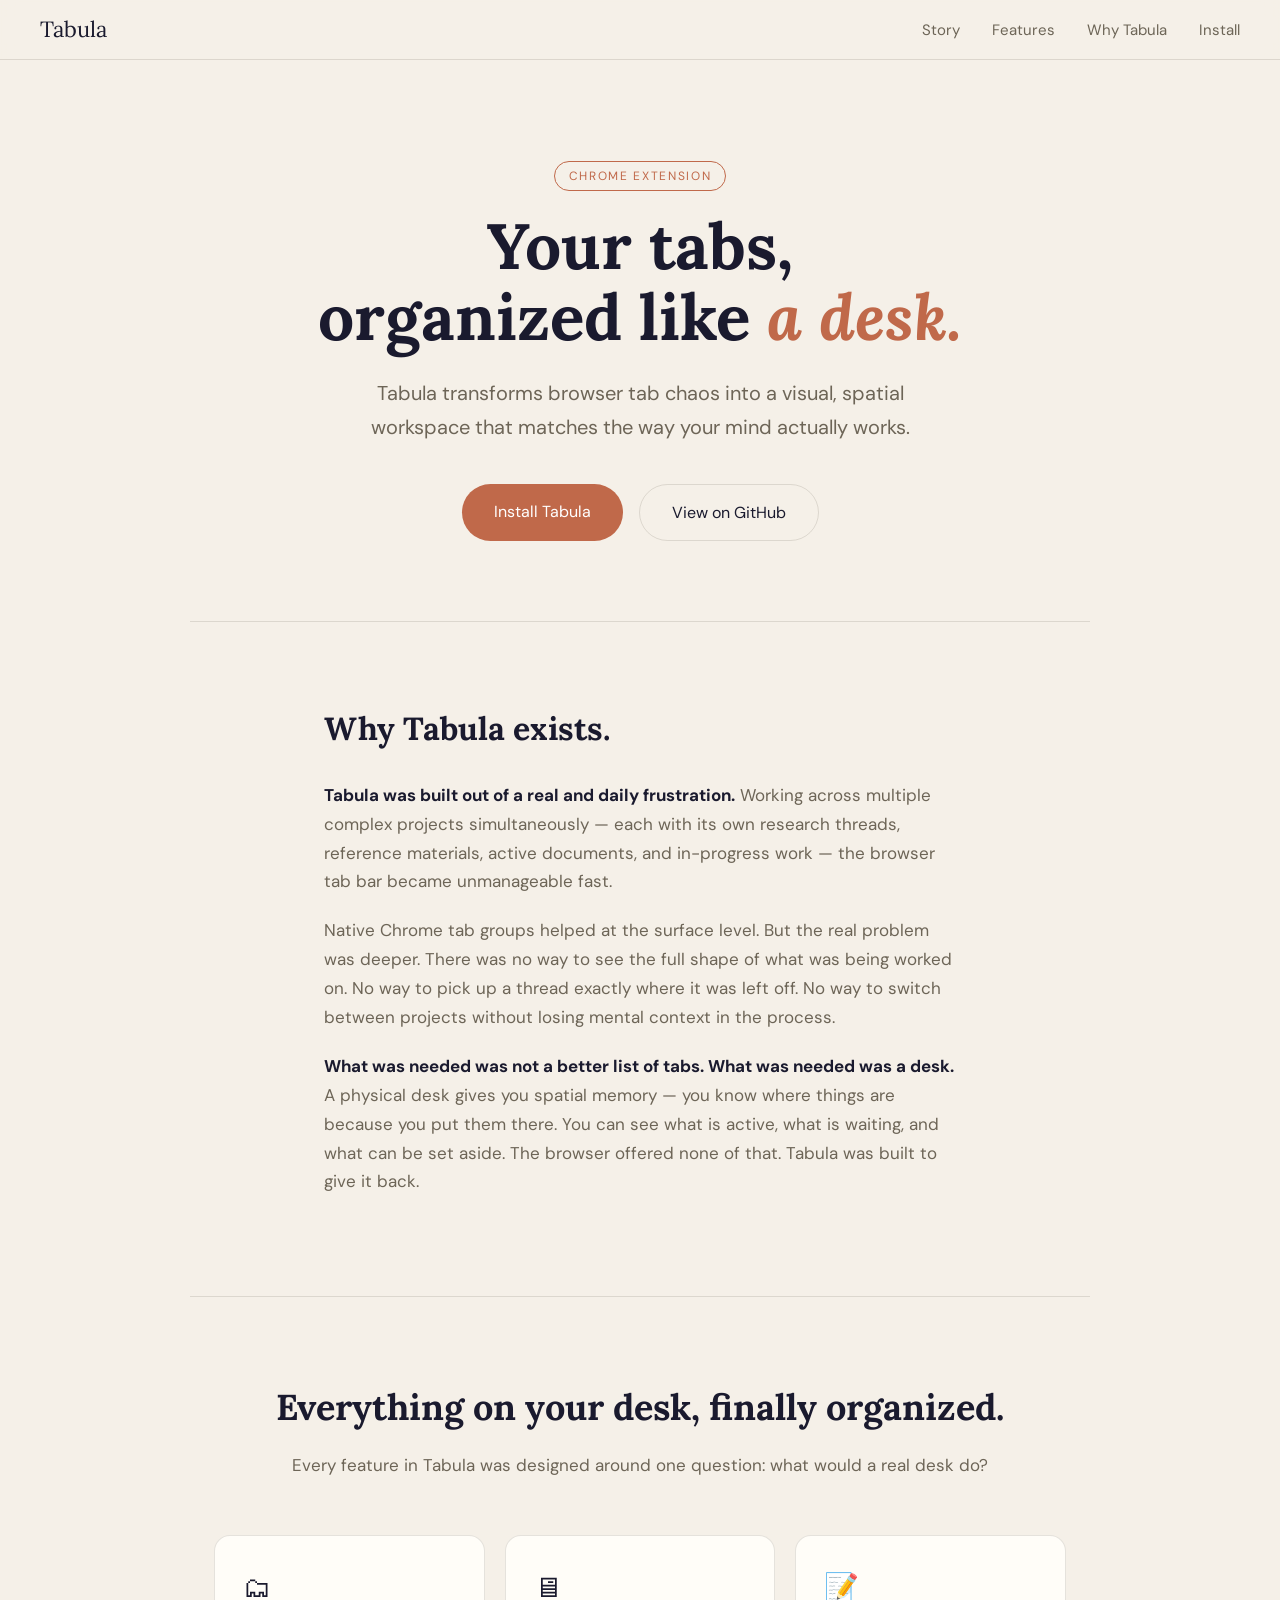
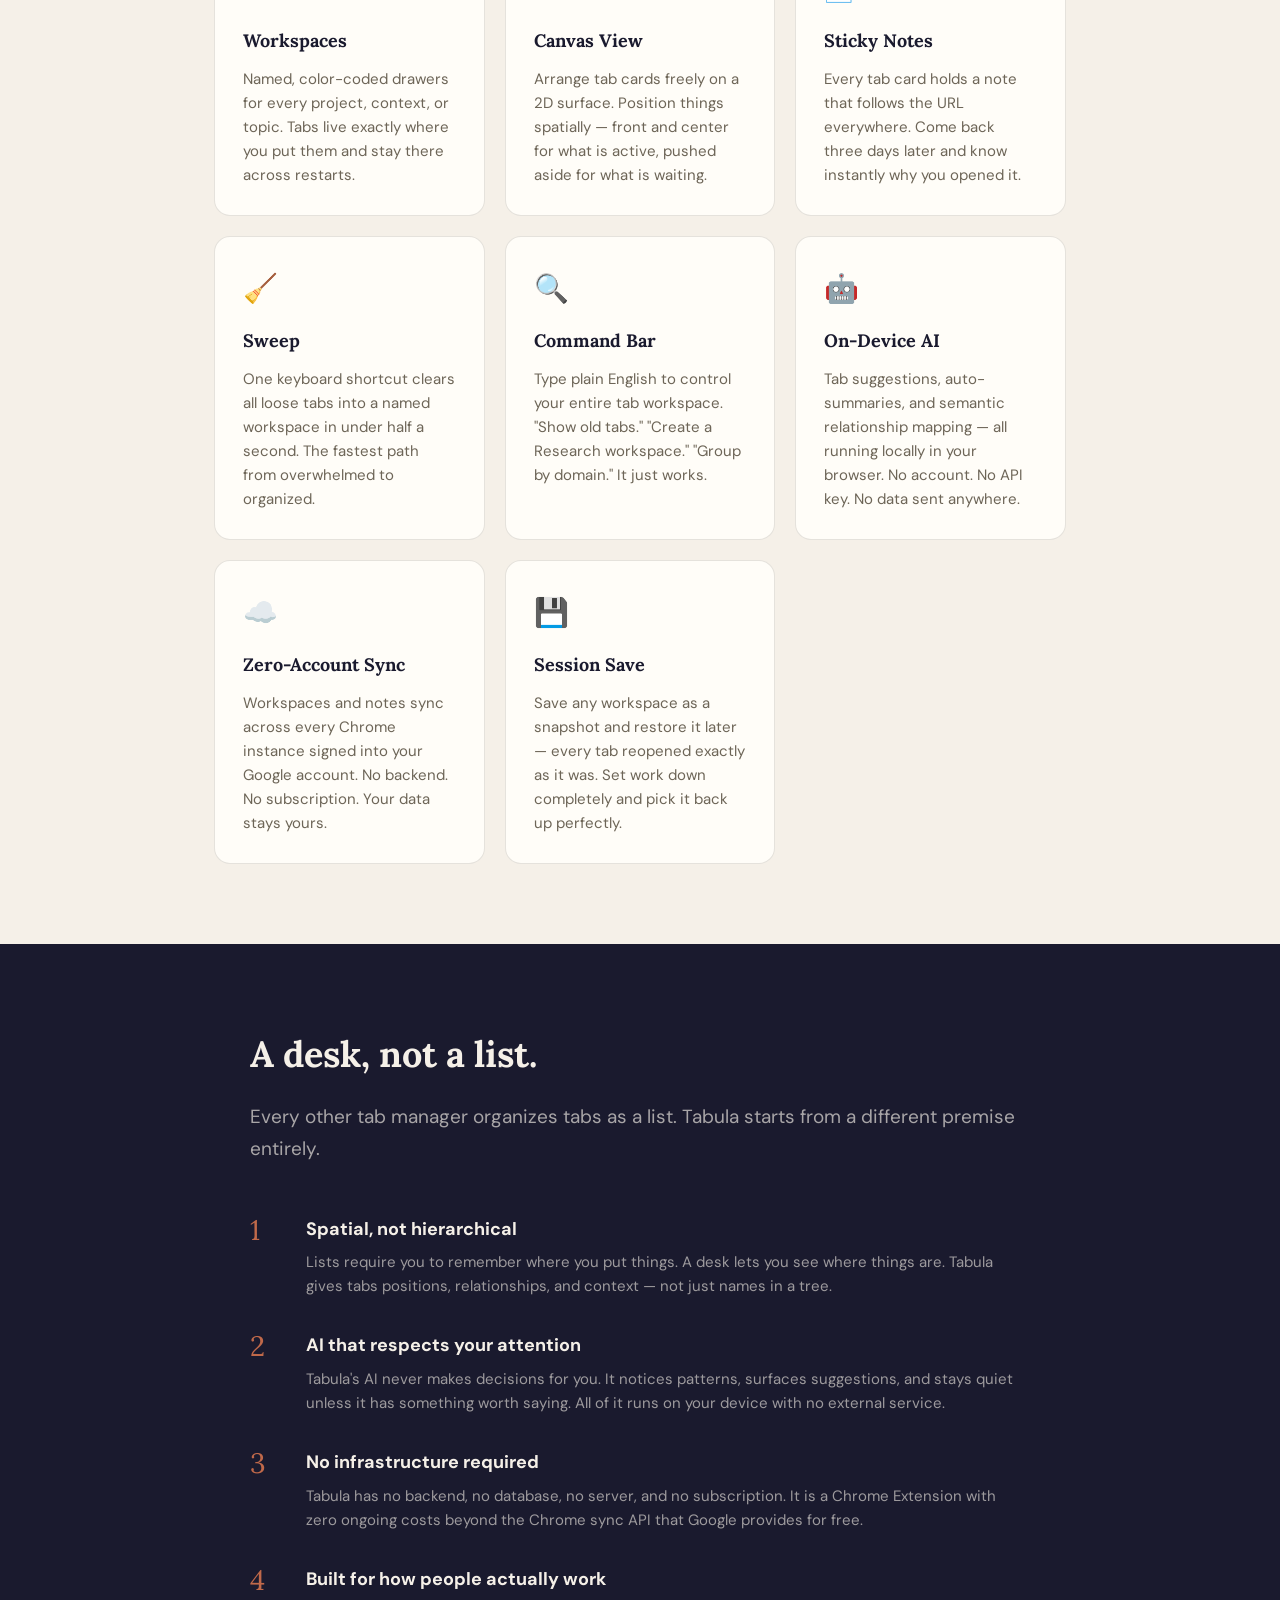
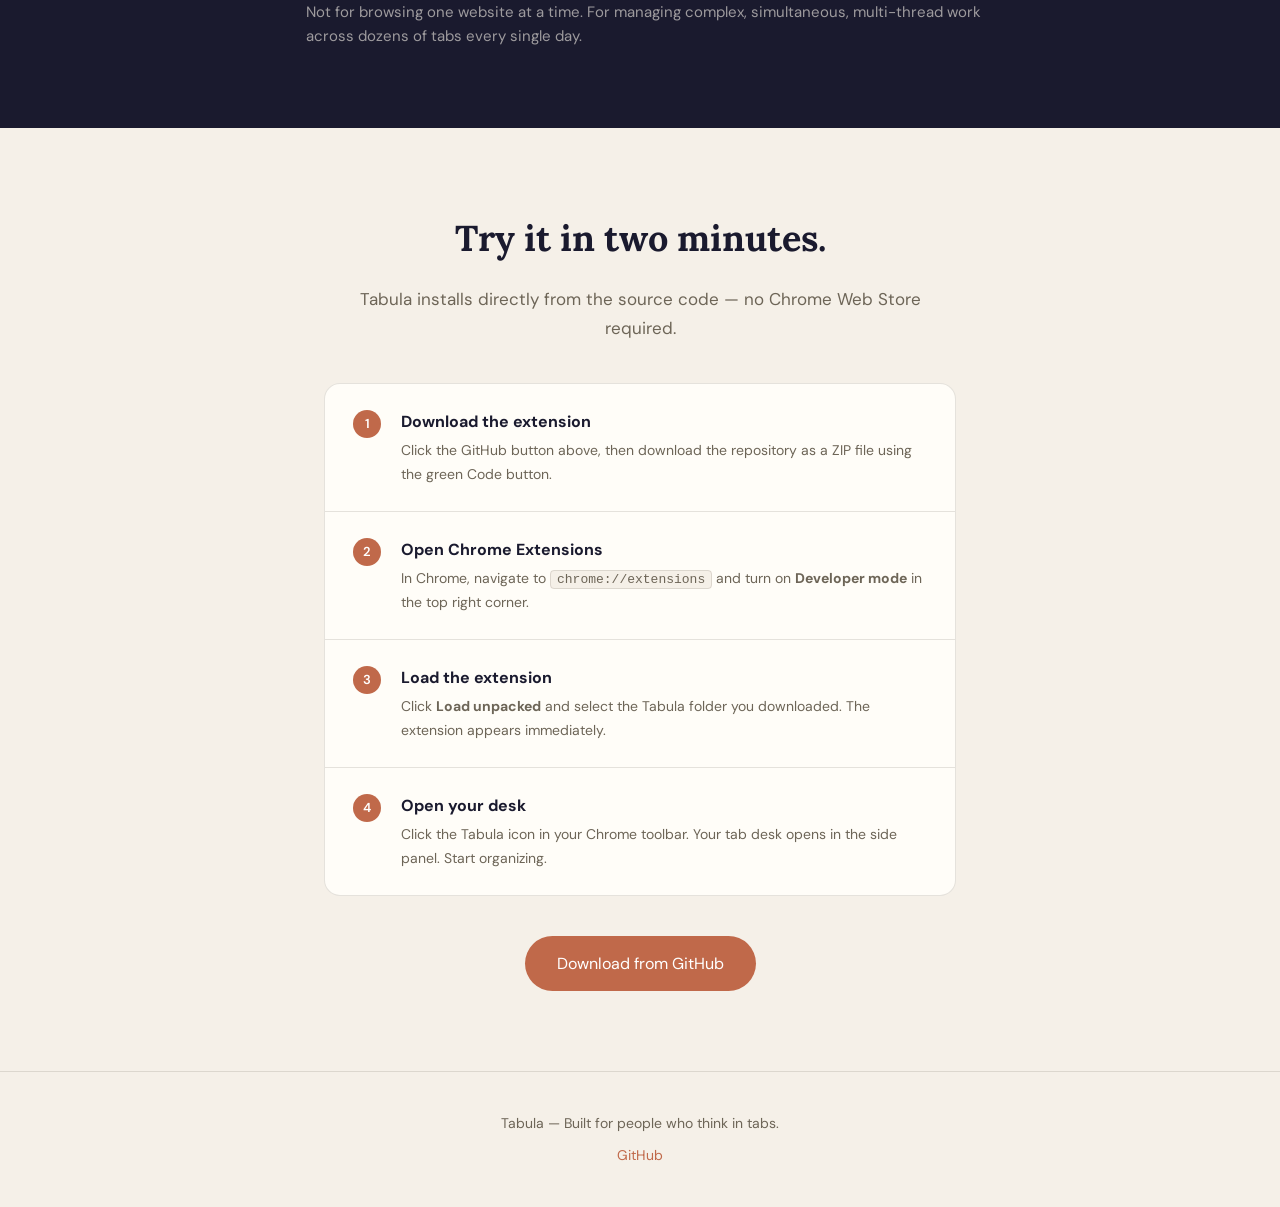
<file: index.html>
<!DOCTYPE html>
<html lang="en">
<head>
  <meta charset="UTF-8" />
  <meta name="viewport" content="width=device-width, initial-scale=1.0" />
  <title>Tabula — Your Tabs, Organized Like a Desk</title>
  <link rel="preconnect" href="https://fonts.googleapis.com" />
  <link href="https://fonts.googleapis.com/css2?family=Lora:wght@500;600;700&family=DM+Sans:wght@400;500&display=swap" rel="stylesheet" />
  <style>
    *, *::before, *::after { box-sizing: border-box; margin: 0; padding: 0; }

    :root {
      --bg: #f5f0e8;
      --surface: #fffdf8;
      --text: #1a1a2e;
      --muted: #6d6557;
      --accent: #c0694a;
      --line: rgba(41,33,23,0.12);
    }

    html { scroll-behavior: smooth; }

    body {
      background: var(--bg);
      color: var(--text);
      font-family: 'DM Sans', sans-serif;
      font-size: 17px;
      line-height: 1.7;
    }

    /* NAV */
    nav {
      position: sticky;
      top: 0;
      z-index: 100;
      background: rgba(245,240,232,0.92);
      backdrop-filter: blur(8px);
      border-bottom: 1px solid var(--line);
      display: flex;
      align-items: center;
      justify-content: space-between;
      padding: 0 40px;
      height: 60px;
    }

    .nav-brand {
      font-family: 'Lora', serif;
      font-size: 22px;
      color: var(--text);
      text-decoration: none;
    }

    .nav-links {
      display: flex;
      gap: 32px;
      list-style: none;
    }

    .nav-links a {
      color: var(--muted);
      text-decoration: none;
      font-size: 15px;
      transition: color 150ms;
    }

    .nav-links a:hover { color: var(--text); }

    /* HERO */
    .hero {
      max-width: 780px;
      margin: 0 auto;
      padding: 100px 24px 80px;
      text-align: center;
    }

    .hero-kicker {
      display: inline-block;
      font-size: 12px;
      letter-spacing: 0.14em;
      text-transform: uppercase;
      color: var(--accent);
      margin-bottom: 20px;
      border: 1px solid var(--accent);
      border-radius: 999px;
      padding: 4px 14px;
    }

    .hero h1 {
      font-family: 'Lora', serif;
      font-size: clamp(36px, 6vw, 64px);
      line-height: 1.1;
      margin-bottom: 24px;
      color: var(--text);
    }

    .hero h1 em {
      font-style: italic;
      color: var(--accent);
    }

    .hero-sub {
      font-size: 20px;
      color: var(--muted);
      max-width: 560px;
      margin: 0 auto 40px;
    }

    .hero-actions {
      display: flex;
      gap: 16px;
      justify-content: center;
      flex-wrap: wrap;
    }

    .btn-primary {
      background: var(--accent);
      color: white;
      border: none;
      border-radius: 999px;
      padding: 14px 32px;
      font-size: 16px;
      font-family: 'DM Sans', sans-serif;
      cursor: pointer;
      text-decoration: none;
      display: inline-block;
      transition: opacity 150ms, transform 150ms;
    }

    .btn-primary:hover { opacity: 0.88; transform: translateY(-1px); }

    .btn-outline {
      background: transparent;
      color: var(--text);
      border: 1px solid var(--line);
      border-radius: 999px;
      padding: 14px 32px;
      font-size: 16px;
      font-family: 'DM Sans', sans-serif;
      cursor: pointer;
      text-decoration: none;
      display: inline-block;
      transition: background 150ms;
    }

    .btn-outline:hover { background: var(--surface); }

    /* DIVIDER */
    .section-divider {
      width: 100%;
      height: 1px;
      background: var(--line);
      max-width: 900px;
      margin: 0 auto;
    }

    /* STORY */
    .story {
      max-width: 680px;
      margin: 0 auto;
      padding: 80px 24px;
    }

    .story h2 {
      font-family: 'Lora', serif;
      font-size: 32px;
      margin-bottom: 24px;
    }

    .story p {
      color: var(--muted);
      margin-bottom: 20px;
    }

    .story p strong { color: var(--text); }

    /* FEATURES */
    .features {
      max-width: 900px;
      margin: 0 auto;
      padding: 80px 24px;
    }

    .features-header {
      text-align: center;
      margin-bottom: 56px;
    }

    .features-header h2 {
      font-family: 'Lora', serif;
      font-size: 36px;
      margin-bottom: 12px;
    }

    .features-header p { color: var(--muted); }

    .features-grid {
      display: grid;
      grid-template-columns: repeat(auto-fit, minmax(260px, 1fr));
      gap: 20px;
    }

    .feature-card {
      background: var(--surface);
      border: 1px solid var(--line);
      border-radius: 16px;
      padding: 28px;
    }

    .feature-icon {
      font-size: 28px;
      margin-bottom: 14px;
      display: block;
    }

    .feature-card h3 {
      font-family: 'Lora', serif;
      font-size: 18px;
      margin-bottom: 10px;
    }

    .feature-card p {
      font-size: 15px;
      color: var(--muted);
      line-height: 1.6;
    }

    /* DIFFERENTIATORS */
    .why {
      background: var(--text);
      color: var(--bg);
      padding: 80px 24px;
    }

    .why-inner {
      max-width: 780px;
      margin: 0 auto;
    }

    .why h2 {
      font-family: 'Lora', serif;
      font-size: 36px;
      margin-bottom: 16px;
      color: var(--bg);
    }

    .why-lead {
      font-size: 19px;
      color: rgba(245,240,232,0.65);
      margin-bottom: 48px;
    }

    .why-points {
      display: flex;
      flex-direction: column;
      gap: 32px;
    }

    .why-point {
      display: grid;
      grid-template-columns: 40px 1fr;
      gap: 16px;
      align-items: start;
    }

    .why-number {
      font-family: 'Lora', serif;
      font-size: 28px;
      color: var(--accent);
      line-height: 1;
      padding-top: 2px;
    }

    .why-point h3 {
      font-size: 18px;
      margin-bottom: 6px;
      color: var(--bg);
    }

    .why-point p {
      font-size: 15px;
      color: rgba(245,240,232,0.6);
      line-height: 1.6;
    }

    /* INSTALL */
    .install {
      max-width: 680px;
      margin: 0 auto;
      padding: 80px 24px;
      text-align: center;
    }

    .install h2 {
      font-family: 'Lora', serif;
      font-size: 36px;
      margin-bottom: 16px;
    }

    .install p {
      color: var(--muted);
      margin-bottom: 40px;
    }

    .install-steps {
      display: flex;
      flex-direction: column;
      gap: 0;
      text-align: left;
      background: var(--surface);
      border: 1px solid var(--line);
      border-radius: 16px;
      overflow: hidden;
      margin-bottom: 40px;
    }

    .install-step {
      display: flex;
      align-items: flex-start;
      gap: 20px;
      padding: 24px 28px;
      border-bottom: 1px solid var(--line);
    }

    .install-step:last-child { border-bottom: none; }

    .step-number {
      background: var(--accent);
      color: white;
      width: 28px;
      height: 28px;
      border-radius: 50%;
      display: flex;
      align-items: center;
      justify-content: center;
      font-size: 13px;
      font-weight: 600;
      flex-shrink: 0;
      margin-top: 2px;
    }

    .install-step h4 {
      font-size: 16px;
      margin-bottom: 4px;
    }

    .install-step p {
      font-size: 14px;
      color: var(--muted);
      margin: 0;
    }

    .install-step code {
      background: var(--bg);
      border: 1px solid var(--line);
      border-radius: 4px;
      padding: 1px 6px;
      font-size: 13px;
      font-family: monospace;
    }

    /* FOOTER */
    footer {
      border-top: 1px solid var(--line);
      padding: 40px 24px;
      text-align: center;
      color: var(--muted);
      font-size: 14px;
    }

    footer a { color: var(--accent); text-decoration: none; }

    @media (max-width: 600px) {
      nav { padding: 0 20px; }
      .nav-links { display: none; }
      .hero { padding: 60px 20px 60px; }
    }
  </style>
</head>
<body>

<nav>
  <a class="nav-brand" href="#">Tabula</a>
  <ul class="nav-links">
    <li><a href="#story">Story</a></li>
    <li><a href="#features">Features</a></li>
    <li><a href="#why">Why Tabula</a></li>
    <li><a href="#install">Install</a></li>
  </ul>
</nav>

<!-- HERO -->
<section class="hero">
  <span class="hero-kicker">Chrome Extension</span>
  <h1>Your tabs,<br/>organized like <em>a desk.</em></h1>
  <p class="hero-sub">
    Tabula transforms browser tab chaos into a visual, spatial workspace
    that matches the way your mind actually works.
  </p>
  <div class="hero-actions">
    <a class="btn-primary" href="#install">Install Tabula</a>
    <a class="btn-outline" href="https://github.com/sydneyperry/tabula" target="_blank">View on GitHub</a>
  </div>
</section>

<div class="section-divider"></div>

<!-- STORY -->
<section class="story" id="story">
  <h2>Why Tabula exists.</h2>
  <p>
    <strong>Tabula was built out of a real and daily frustration.</strong>
    Working across multiple complex projects simultaneously — each with its own
    research threads, reference materials, active documents, and in-progress work —
    the browser tab bar became unmanageable fast.
  </p>
  <p>
    Native Chrome tab groups helped at the surface level. But the real problem was
    deeper. There was no way to see the full shape of what was being worked on. No way
    to pick up a thread exactly where it was left off. No way to switch between projects
    without losing mental context in the process.
  </p>
  <p>
    <strong>What was needed was not a better list of tabs. What was needed was a desk.</strong>
    A physical desk gives you spatial memory — you know where things are because you put
    them there. You can see what is active, what is waiting, and what can be set aside.
    The browser offered none of that. Tabula was built to give it back.
  </p>
</section>

<div class="section-divider"></div>

<!-- FEATURES -->
<section class="features" id="features">
  <div class="features-header">
    <h2>Everything on your desk, finally organized.</h2>
    <p>Every feature in Tabula was designed around one question: what would a real desk do?</p>
  </div>

  <div class="features-grid">
    <div class="feature-card">
      <span class="feature-icon">🗂</span>
      <h3>Workspaces</h3>
      <p>Named, color-coded drawers for every project, context, or topic. Tabs live exactly where you put them and stay there across restarts.</p>
    </div>

    <div class="feature-card">
      <span class="feature-icon">🖥</span>
      <h3>Canvas View</h3>
      <p>Arrange tab cards freely on a 2D surface. Position things spatially — front and center for what is active, pushed aside for what is waiting.</p>
    </div>

    <div class="feature-card">
      <span class="feature-icon">📝</span>
      <h3>Sticky Notes</h3>
      <p>Every tab card holds a note that follows the URL everywhere. Come back three days later and know instantly why you opened it.</p>
    </div>

    <div class="feature-card">
      <span class="feature-icon">🧹</span>
      <h3>Sweep</h3>
      <p>One keyboard shortcut clears all loose tabs into a named workspace in under half a second. The fastest path from overwhelmed to organized.</p>
    </div>

    <div class="feature-card">
      <span class="feature-icon">🔍</span>
      <h3>Command Bar</h3>
      <p>Type plain English to control your entire tab workspace. "Show old tabs." "Create a Research workspace." "Group by domain." It just works.</p>
    </div>

    <div class="feature-card">
      <span class="feature-icon">🤖</span>
      <h3>On-Device AI</h3>
      <p>Tab suggestions, auto-summaries, and semantic relationship mapping — all running locally in your browser. No account. No API key. No data sent anywhere.</p>
    </div>

    <div class="feature-card">
      <span class="feature-icon">☁️</span>
      <h3>Zero-Account Sync</h3>
      <p>Workspaces and notes sync across every Chrome instance signed into your Google account. No backend. No subscription. Your data stays yours.</p>
    </div>

    <div class="feature-card">
      <span class="feature-icon">💾</span>
      <h3>Session Save</h3>
      <p>Save any workspace as a snapshot and restore it later — every tab reopened exactly as it was. Set work down completely and pick it back up perfectly.</p>
    </div>
  </div>
</section>

<!-- WHY -->
<section class="why" id="why">
  <div class="why-inner">
    <h2>A desk, not a list.</h2>
    <p class="why-lead">
      Every other tab manager organizes tabs as a list. Tabula starts from a different premise entirely.
    </p>
    <div class="why-points">
      <div class="why-point">
        <span class="why-number">1</span>
        <div>
          <h3>Spatial, not hierarchical</h3>
          <p>Lists require you to remember where you put things. A desk lets you see where things are. Tabula gives tabs positions, relationships, and context — not just names in a tree.</p>
        </div>
      </div>
      <div class="why-point">
        <span class="why-number">2</span>
        <div>
          <h3>AI that respects your attention</h3>
          <p>Tabula's AI never makes decisions for you. It notices patterns, surfaces suggestions, and stays quiet unless it has something worth saying. All of it runs on your device with no external service.</p>
        </div>
      </div>
      <div class="why-point">
        <span class="why-number">3</span>
        <div>
          <h3>No infrastructure required</h3>
          <p>Tabula has no backend, no database, no server, and no subscription. It is a Chrome Extension with zero ongoing costs beyond the Chrome sync API that Google provides for free.</p>
        </div>
      </div>
      <div class="why-point">
        <span class="why-number">4</span>
        <div>
          <h3>Built for how people actually work</h3>
          <p>Not for browsing one website at a time. For managing complex, simultaneous, multi-thread work across dozens of tabs every single day.</p>
        </div>
      </div>
    </div>
  </div>
</section>

<!-- INSTALL -->
<section class="install" id="install">
  <h2>Try it in two minutes.</h2>
  <p>Tabula installs directly from the source code — no Chrome Web Store required.</p>

  <div class="install-steps">
    <div class="install-step">
      <div class="step-number">1</div>
      <div>
        <h4>Download the extension</h4>
        <p>Click the GitHub button above, then download the repository as a ZIP file using the green Code button.</p>
      </div>
    </div>
    <div class="install-step">
      <div class="step-number">2</div>
      <div>
        <h4>Open Chrome Extensions</h4>
        <p>In Chrome, navigate to <code>chrome://extensions</code> and turn on <strong>Developer mode</strong> in the top right corner.</p>
      </div>
    </div>
    <div class="install-step">
      <div class="step-number">3</div>
      <div>
        <h4>Load the extension</h4>
        <p>Click <strong>Load unpacked</strong> and select the Tabula folder you downloaded. The extension appears immediately.</p>
      </div>
    </div>
    <div class="install-step">
      <div class="step-number">4</div>
      <div>
        <h4>Open your desk</h4>
        <p>Click the Tabula icon in your Chrome toolbar. Your tab desk opens in the side panel. Start organizing.</p>
      </div>
    </div>
  </div>

  <a class="btn-primary" href="https://github.com/sydneyperry/tabula" target="_blank">Download from GitHub</a>
</section>

<footer>
  <p>Tabula &mdash; Built for people who think in tabs.</p>
  <p style="margin-top:8px;">
    <a href="https://github.com/YOURUSERNAME/tabula" target="_blank">GitHub</a>
  </p>
</footer>

</body>
</html>
</file>
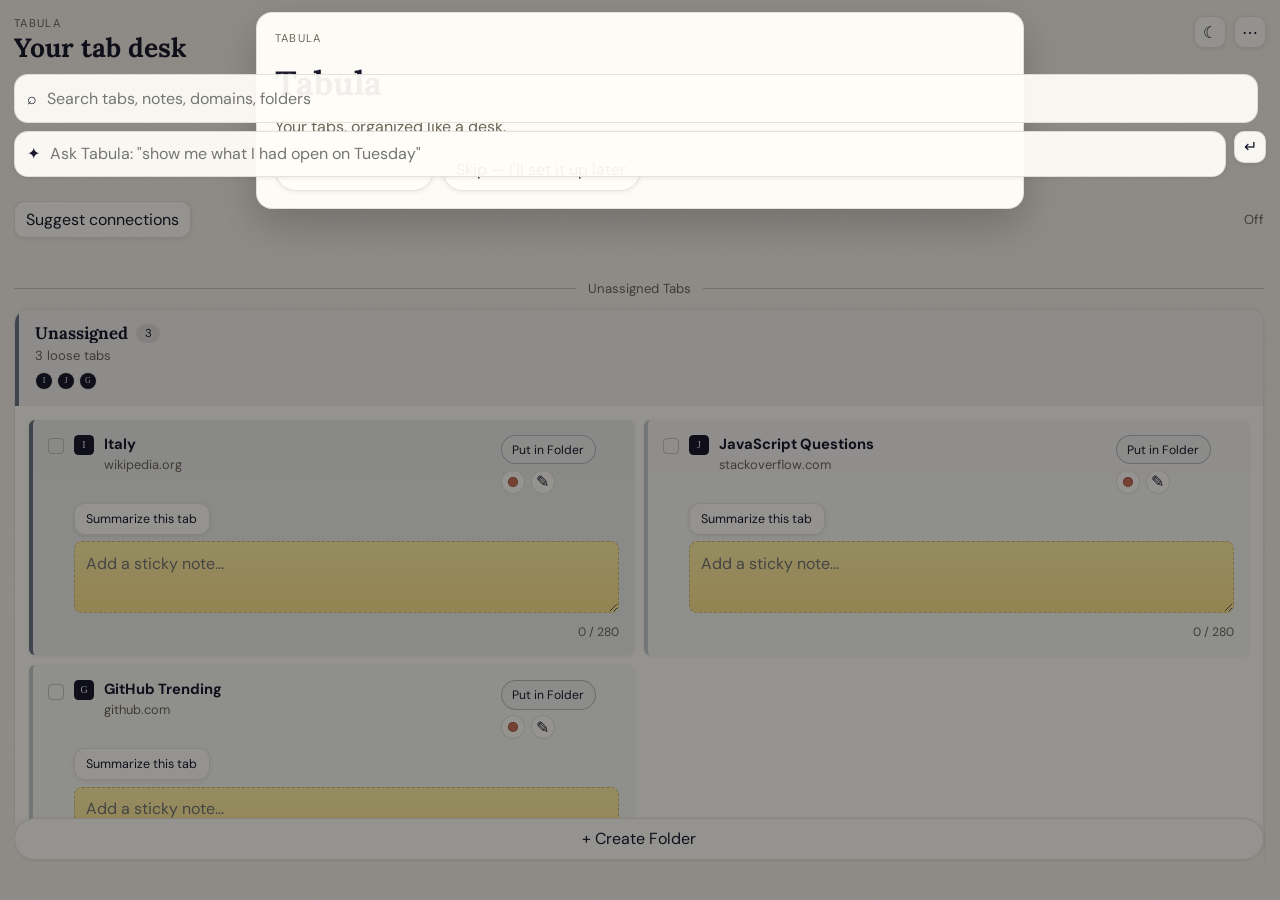
<file: sidepanel.html>
<!doctype html>
<html lang="en">
  <head>
    <meta charset="utf-8" />
    <meta name="viewport" content="width=device-width, initial-scale=1.0" />
    <title>Tabula</title>
    <link rel="stylesheet" href="sidepanel.css" />
  </head>
  <body>
    <div id="app" class="app-shell">
      <header class="panel-header">
        <div class="brand">
          <p class="brand-kicker">Tabula</p>
          <h1>Your tab desk</h1>
        </div>
        <div class="header-actions">
          <button id="theme-toggle" class="icon-button" type="button" aria-label="Toggle theme">
            ☾
          </button>
          <button id="header-menu-button" class="icon-button" type="button" aria-label="Open more actions">
            ⋯
          </button>
        </div>
      </header>

      <div id="search-region" class="sticky-region sticky-search">
        <div class="search-row">
          <label class="search-shell" for="search-input">
            <span aria-hidden="true">⌕</span>
            <input
              id="search-input"
              type="search"
              autocomplete="off"
              spellcheck="false"
              placeholder="Search tabs, notes, domains, folders"
            />
          </label>
          <button id="search-clear" class="clear-search hidden" type="button" aria-label="Clear search">
            ×
          </button>
        </div>
        <div class="command-row">
          <label class="command-shell" for="command-input">
            <span aria-hidden="true">✦</span>
            <input
              id="command-input"
              type="text"
              autocomplete="off"
              spellcheck="false"
              placeholder='Ask Tabula: "show me what I had open on Tuesday"'
            />
          </label>
          <button id="command-run" class="clear-search" type="button" aria-label="Run command">
            ↵
          </button>
        </div>
        <div id="command-preview" class="command-preview hidden"></div>
      </div>

      <div id="duplicate-banner-region" class="sticky-region sticky-banner">
        <div id="duplicate-banner" class="banner hidden">
          <span id="duplicate-banner-text"></span>
          <div class="banner-actions">
            <button id="duplicate-review" type="button">Review</button>
            <button id="duplicate-dismiss" type="button" aria-label="Dismiss duplicate banner">×</button>
          </div>
        </div>
      </div>

      <div id="external-drop-zone" class="external-drop-zone hidden">
        <div class="external-drop-content">
          <strong>Drop tab here to add to a folder</strong>
          <select id="external-drop-workspace-select"></select>
        </div>
      </div>

      <main id="desk-scroll" class="desk-scroll">
        <div class="connections-toolbar">
          <button id="toggle-connections" type="button">Suggest connections</button>
          <span id="connections-status" class="connections-status">Off</span>
        </div>
        <div class="desk-canvas">
          <svg id="connections-overlay" class="connections-overlay" aria-hidden="true"></svg>
        </div>
        <section id="workspace-list" class="workspace-list"></section>

        <section class="divider-section">
          <div class="section-divider">
            <span>Unassigned Tabs</span>
          </div>
          <section id="unassigned-section" class="drawer-section"></section>
        </section>

        <section id="saved-sessions-section" class="drawer-section saved-sessions"></section>
        <section id="empty-state" class="empty-state hidden">
          <div class="empty-illustration" aria-hidden="true">
            <span></span>
            <span></span>
            <span></span>
          </div>
          <h2>Your desk is clear.</h2>
          <p>Open a few tabs and Tabula will lay them out like papers on a desk.</p>
        </section>

        <footer class="panel-footer">
          <button id="show-workspace-form" class="footer-add-button" type="button">+ Create Folder</button>
          <form id="workspace-form" class="workspace-form hidden">
            <label class="form-field">
              <span>Name</span>
              <input id="workspace-name-input" name="workspaceName" maxlength="32" required />
            </label>
            <fieldset class="swatch-field">
              <legend>Color</legend>
              <div id="workspace-color-swatches" class="swatch-list"></div>
              <label class="custom-hex-row">
                <span>Custom</span>
                <input id="workspace-custom-color" type="color" value="#c96f57" />
                <input id="workspace-custom-color-text" type="text" value="#c96f57" />
              </label>
            </fieldset>
            <div class="form-actions">
              <button class="primary-button" type="submit">Create Folder</button>
              <button id="cancel-workspace-form" type="button">Cancel</button>
            </div>
          </form>
        </footer>
      </main>

      <div id="bulk-bar" class="bulk-bar hidden">
        <span id="bulk-count"></span>
        <div class="bulk-actions">
          <div class="bulk-menu-wrap">
            <button id="bulk-move-button" type="button">Move to Folder ▾</button>
            <div id="bulk-move-menu" class="dropdown-panel hidden"></div>
          </div>
          <button id="bulk-close-button" type="button">Close Selected</button>
          <button id="bulk-clear-button" type="button">Clear Selection</button>
        </div>
      </div>

      <div id="toast-stack" class="toast-stack" aria-live="polite"></div>
      <input id="import-file-input" type="file" accept="application/json,.json" hidden />
    </div>

    <div id="menu-portal-root"></div>

    <div id="welcome-overlay" class="screen-overlay hidden">
      <div class="welcome-screen">
        <section id="welcome-splash" class="welcome-phase">
          <p class="brand-kicker">Tabula</p>
          <h2 class="welcome-wordmark">Tabula</h2>
          <p class="welcome-tagline">Your tabs, organized like a desk.</p>
          <div class="welcome-actions">
            <button id="start-customization" class="primary-button" type="button">Customize Tabula</button>
            <button id="skip-customization" type="button">Skip — I'll set it up later</button>
          </div>
        </section>

        <section id="customization-wizard" class="welcome-phase hidden">
          <div class="wizard-header">
            <div id="wizard-progress" class="wizard-progress"></div>
            <div class="wizard-nav">
              <button id="wizard-back" type="button">Back</button>
              <button id="wizard-next" class="primary-button" type="button">Next</button>
            </div>
          </div>

          <div id="wizard-step-theme" class="wizard-step">
            <h3>Pick your vibe</h3>
            <div id="theme-preset-grid" class="preset-grid"></div>
            <div class="custom-builder">
              <h4>Or build your own</h4>
              <div class="color-picker-grid">
                <label class="color-control">
                  <span>Background color</span>
                  <div class="color-control-row">
                    <input id="custom-background-color" type="color" value="#f5f0e8" />
                    <input id="custom-background-text" type="text" value="#f5f0e8" />
                  </div>
                </label>
                <label class="color-control">
                  <span>Card surface color</span>
                  <div class="color-control-row">
                    <input id="custom-surface-color" type="color" value="#fffdf8" />
                    <input id="custom-surface-text" type="text" value="#fffdf8" />
                  </div>
                </label>
                <label class="color-control">
                  <span>Accent color</span>
                  <div class="color-control-row">
                    <input id="custom-accent-color" type="color" value="#c0694a" />
                    <input id="custom-accent-text" type="text" value="#c0694a" />
                  </div>
                </label>
              </div>
            </div>
          </div>

          <div id="wizard-step-font" class="wizard-step hidden">
            <h3>How should your desk read?</h3>
            <div id="font-pairing-grid" class="font-pairing-grid"></div>
          </div>

          <div id="wizard-step-workspaces" class="wizard-step hidden">
            <h3>Create your first folder</h3>
            <div id="onboarding-workspaces" class="onboarding-workspaces"></div>
            <button id="add-onboarding-workspace" class="text-link" type="button">+ Add a second folder</button>
          </div>

          <div id="wizard-step-summary" class="wizard-step hidden">
            <h3>You're all set.</h3>
            <div id="wizard-summary-card" class="summary-card"></div>
          </div>

          <div class="wizard-preview">
            <div class="preview-shell">
              <div class="preview-drawer"></div>
              <div class="preview-card">
                <div class="preview-card-title">My favorite article</div>
                <div class="preview-card-domain">example.com</div>
              </div>
            </div>
          </div>
        </section>
      </div>
    </div>

    <div id="tutorial-overlay" class="screen-overlay hidden">
      <div id="tutorial-highlight" class="tutorial-highlight"></div>
      <div id="tutorial-tooltip" class="tutorial-tooltip">
        <div id="tutorial-step-index" class="tutorial-step-index"></div>
        <h2 id="tutorial-title"></h2>
        <p id="tutorial-body"></p>
        <button id="tutorial-next" class="primary-button" type="button">Next</button>
      </div>
    </div>

    <div id="settings-overlay" class="screen-overlay hidden">
      <div class="settings-panel">
        <header class="settings-header">
          <button id="settings-close" class="settings-back-button" type="button" aria-label="Back to Tabula">← Back</button>
          <h2>Settings</h2>
        </header>

        <nav class="settings-tabs" aria-label="Settings sections">
          <button id="settings-tab-appearance" class="settings-tab-button is-active" type="button" data-settings-tab="appearance">Appearance</button>
          <button id="settings-tab-workspaces" class="settings-tab-button" type="button" data-settings-tab="workspaces">Workspaces</button>
          <button id="settings-tab-ai" class="settings-tab-button" type="button" data-settings-tab="ai">AI</button>
          <button id="settings-tab-behavior" class="settings-tab-button" type="button" data-settings-tab="behavior">Behavior</button>
        </nav>

        <div class="settings-sections">
          <section id="settings-section-appearance" class="settings-section" data-settings-panel="appearance">
            <h3>Appearance</h3>
            <div id="settings-theme-presets" class="preset-grid"></div>
            <div class="color-picker-grid">
              <label class="color-control">
                <span>Background</span>
                <div class="color-control-row">
                  <input id="settings-background-color" type="color" />
                  <input id="settings-background-text" type="text" />
                </div>
              </label>
              <label class="color-control">
                <span>Card surface</span>
                <div class="color-control-row">
                  <input id="settings-surface-color" type="color" />
                  <input id="settings-surface-text" type="text" />
                </div>
              </label>
              <label class="color-control">
                <span>Accent</span>
                <div class="color-control-row">
                  <input id="settings-accent-color" type="color" />
                  <input id="settings-accent-text" type="text" />
                </div>
              </label>
            </div>
            <div id="settings-font-pairings" class="font-pairing-grid"></div>
            <label class="toggle-row">
              <span>Dark mode</span>
              <select id="settings-dark-mode">
                <option value="auto">Auto</option>
                <option value="light">Always Light</option>
                <option value="dark">Always Dark</option>
              </select>
            </label>
            <div class="wizard-preview settings-preview">
              <div class="preview-shell">
                <div class="preview-drawer"></div>
                <div class="preview-card">
                  <div class="preview-card-title">Research</div>
                  <div class="preview-card-domain">example.com</div>
                </div>
              </div>
            </div>
          </section>

          <section id="settings-section-workspaces" class="settings-section hidden" data-settings-panel="workspaces">
            <h3>Folders</h3>
            <div id="settings-workspaces" class="settings-workspace-list"></div>
            <section class="settings-section learn-section">
              <h3>Learn Tabula</h3>
              <p class="drawer-caption">Replay the guided walkthrough any time you want a refresher on folders, search, notes, and AI features.</p>
              <button id="replay-tutorial" class="primary-button" type="button">Replay Tutorial</button>
            </section>
          </section>

          <section id="settings-section-behavior" class="settings-section hidden" data-settings-panel="behavior">
            <h3>Behavior</h3>
            <label class="toggle-row">
              <span>Open side panel automatically when Chrome starts</span>
              <input id="behavior-open-on-startup" type="checkbox" />
            </label>
            <label class="toggle-row">
              <span>Show tab favicons on cards</span>
              <input id="behavior-show-favicons" type="checkbox" />
            </label>
            <label class="toggle-row">
              <span>Show domain name on cards</span>
              <input id="behavior-show-domain" type="checkbox" />
            </label>
            <label class="toggle-row">
              <span>Compact mode</span>
              <input id="behavior-compact-mode" type="checkbox" />
            </label>
          </section>

          <section id="settings-section-ai" class="settings-section hidden" data-settings-panel="ai">
            <h3>AI Assistant</h3>
            <label class="toggle-row">
              <span>Show folder suggestions on new tabs</span>
              <input id="ai-suggestions-enabled" type="checkbox" />
            </label>
            <label class="toggle-row">
              <span>Generate default tab summaries after 3 minutes</span>
              <input id="ai-summaries-enabled" type="checkbox" />
            </label>
            <label class="toggle-row">
              <span>Show related tabs and connection lines</span>
              <input id="ai-related-enabled" type="checkbox" />
            </label>
            <label class="toggle-row">
              <span>Use natural-language assistant bar</span>
              <input id="ai-command-bar-enabled" type="checkbox" />
            </label>
            <p class="drawer-caption">The assistant stays advisory only. Tabula never auto-closes or auto-moves your tabs.</p>
          </section>
        </div>

        <div class="settings-footer">
          <button id="settings-reset-defaults" type="button">Reset to Defaults</button>
        </div>
      </div>
    </div>

    <template id="card-template">
      <article class="tab-card" tabindex="0">
        <div class="card-selection">
          <span class="selection-box" aria-hidden="true"></span>
        </div>
        <div class="card-body">
          <div class="card-main-row">
            <div class="card-meta">
              <img class="card-favicon" alt="" />
              <div class="card-text">
                <h3 class="card-title"></h3>
                <p class="card-domain"></p>
              </div>
            </div>
            <div class="card-controls">
              <button class="assign-folder-button hidden" type="button">Put in Folder</button>
              <button class="tag-button" type="button" aria-label="Set color tag"></button>
              <button class="note-toggle" type="button" aria-label="Toggle note">✎</button>
            </div>
          </div>
          <div class="card-inline-note-preview"></div>
          <div class="card-badges">
            <span class="duplicate-badge hidden"></span>
          </div>
          <div class="suggestion-row hidden">
            <button class="suggestion-chip" type="button"></button>
            <button class="suggestion-dismiss" type="button" aria-label="Dismiss suggestion">×</button>
          </div>
          <div class="assign-folder-popover hidden"></div>
          <div class="tag-popover hidden"></div>
          <div class="note-panel hidden">
            <div class="note-actions">
              <button class="summary-action" type="button">Summarize this tab</button>
              <span class="note-source-label hidden">Auto</span>
            </div>
            <textarea class="note-input" maxlength="280" placeholder="Add a sticky note..."></textarea>
            <div class="note-footer">
              <span class="note-count">0 / 280</span>
            </div>
            <div class="related-tabs hidden">
              <div class="related-tabs-label">Related tabs in other folders:</div>
              <div class="related-tabs-list"></div>
            </div>
          </div>
        </div>
      </article>
    </template>

    <script src="sidepanel-loader.js?v=20260430e"></script>
  </body>
</html>
</file>
<file: sidepanel.css>
@import url("https://fonts.googleapis.com/css2?family=DM+Sans:wght@400;500;700&family=Lora:wght@500;600;700&family=Playfair+Display:wght@500;600;700&family=Source+Sans+3:wght@400;500;700&family=DM+Serif+Display&family=Jost:wght@400;500;700&family=Libre+Baskerville:wght@400;700&family=IBM+Plex+Sans:wght@400;500;700&display=swap");

:root {
  color-scheme: light;
  --bg: #f5f0e8;
  --surface: #fffdf8;
  --surface-soft: #f8f1e7;
  --surface-strong: #efe3d3;
  --text: #1a1a2e;
  --muted: #6d6557;
  --accent: #c0694a;
  --focus: rgba(26, 26, 46, 0.18);
  --line: rgba(41, 33, 23, 0.12);
  --line-strong: rgba(41, 33, 23, 0.22);
  --shadow-soft: 0 0.0625rem 0.25rem rgba(0, 0, 0, 0.08);
  --shadow-hover: 0 0.25rem 0.75rem rgba(0, 0, 0, 0.12);
  --terracotta: #c96f57;
  --sage: #88a28c;
  --dusty-blue: #6f89a3;
  --mauve: #997d8f;
  --amber: #d4a24f;
  --slate: #6c7886;
  --noise: url("data:image/svg+xml,%3Csvg xmlns='http://www.w3.org/2000/svg' width='140' height='140' viewBox='0 0 140 140'%3E%3Cfilter id='n'%3E%3CfeTurbulence type='fractalNoise' baseFrequency='0.9' numOctaves='2' stitchTiles='stitch'/%3E%3C/filter%3E%3Crect width='140' height='140' filter='url(%23n)' opacity='0.06'/%3E%3C/svg%3E");
  --heading-font: "Lora", serif;
  --body-font: "DM Sans", sans-serif;
  --card-grid-columns: 1fr;
  --card-padding: 0.75rem;
  --card-gap: 0.625rem;
  --favicon-size: 1rem;
  --title-clamp: 1;
  --show-domain: block;
  --inline-note-display: none;
}

html[data-theme-mode="dark"] {
  color-scheme: dark;
  --bg: #1c1a17;
  --surface: #2a2720;
  --surface-soft: #312c25;
  --surface-strong: #3a342c;
  --text: #e8e0d0;
  --muted: #8a8070;
  --accent: #b28466;
  --focus: rgba(232, 224, 208, 0.22);
  --line: rgba(255, 240, 220, 0.08);
  --line-strong: rgba(255, 240, 220, 0.16);
  --shadow-soft: 0 0.0625rem 0.25rem rgba(0, 0, 0, 0.24);
  --shadow-hover: 0 0.25rem 0.75rem rgba(0, 0, 0, 0.32);
  --terracotta: #a67360;
  --sage: #758678;
  --dusty-blue: #62768a;
  --mauve: #836f7a;
  --amber: #af8e58;
  --slate: #66727f;
}

@media (prefers-color-scheme: dark) {
  html:not([data-theme-mode]) {
    color-scheme: dark;
    --bg: #1c1a17;
    --surface: #2a2720;
    --surface-soft: #312c25;
    --surface-strong: #3a342c;
    --text: #e8e0d0;
    --muted: #8a8070;
    --accent: #b28466;
    --focus: rgba(232, 224, 208, 0.22);
    --line: rgba(255, 240, 220, 0.08);
    --line-strong: rgba(255, 240, 220, 0.16);
    --shadow-soft: 0 0.0625rem 0.25rem rgba(0, 0, 0, 0.24);
    --shadow-hover: 0 0.25rem 0.75rem rgba(0, 0, 0, 0.32);
    --terracotta: #a67360;
    --sage: #758678;
    --dusty-blue: #62768a;
    --mauve: #836f7a;
    --amber: #af8e58;
    --slate: #66727f;
  }
}

*,
*::before,
*::after {
  box-sizing: border-box;
}

html,
body {
  width: 100%;
  min-width: 17.5rem;
  height: 100%;
  margin: 0;
}

body {
  position: relative;
  overflow: hidden;
  background: var(--bg);
  color: var(--text);
  font-family: var(--body-font);
}

body::before {
  content: "";
  position: fixed;
  inset: 0;
  pointer-events: none;
  background-image: var(--noise);
  opacity: 0.7;
  mix-blend-mode: multiply;
}

button,
input,
select,
textarea {
  font: inherit;
}

button {
  border: 0;
  background: none;
  color: inherit;
  cursor: pointer;
}

button:focus-visible,
input:focus-visible,
select:focus-visible,
textarea:focus-visible,
.tab-card:focus-visible {
  outline: 0.125rem solid var(--focus);
  outline-offset: 0.125rem;
}

.hidden {
  display: none !important;
}

body.settings-mode #app,
body.settings-mode #menu-portal-root {
  visibility: hidden;
  pointer-events: none;
}

body.tutorial-mode:not(.tutorial-search-step) #search-region,
body.tutorial-mode #duplicate-banner-region,
body.tutorial-mode #external-drop-zone,
body.tutorial-mode .connections-toolbar,
body.tutorial-mode .command-preview {
  display: none !important;
}

body.tutorial-mode .desk-scroll,
body.tutorial-mode .panel-footer,
body.tutorial-mode .bulk-bar {
  pointer-events: none;
}

.app-shell {
  position: relative;
  width: 100%;
  min-width: 17.5rem;
  height: 100%;
  display: grid;
  grid-template-rows: auto auto auto auto 1fr auto;
  gap: 0.75rem;
  padding: 1rem 0.875rem 0.875rem;
}

.panel-header,
.sticky-region,
.desk-scroll,
.panel-footer,
.workspace-list,
.drawer-section,
.settings-panel,
.welcome-screen,
.wizard-step,
.settings-sections,
.settings-section {
  width: 100%;
  max-width: 100%;
}

.panel-header {
  display: flex;
  align-items: flex-start;
  justify-content: space-between;
  gap: 0.75rem;
}

.brand-kicker {
  margin: 0 0 0.25rem;
  font-size: 0.7rem;
  letter-spacing: 0.12em;
  text-transform: uppercase;
  color: var(--muted);
}

.brand h1,
.welcome-wordmark,
.settings-header h2,
.drawer-title,
.empty-state h2,
.tutorial-tooltip h2,
.saved-session-name {
  margin: 0;
  font-family: var(--heading-font);
}

.brand h1 {
  font-size: 1.65rem;
  line-height: 1.05;
}

.header-actions,
.banner-actions,
.form-actions,
.bulk-actions,
.wizard-nav,
.welcome-actions {
  display: flex;
  align-items: center;
  gap: 0.5rem;
}

.icon-button,
.clear-search,
.workspace-icon-button,
.session-delete,
.dropdown-panel button,
.menu-panel button {
  border-radius: 0.625rem;
  transition: background 150ms ease, transform 150ms ease;
}

.icon-button,
.clear-search,
.workspace-icon-button,
.session-delete {
  width: 2rem;
  height: 2rem;
  display: inline-flex;
  align-items: center;
  justify-content: center;
  border: 0.0625rem solid var(--line);
  background: color-mix(in srgb, var(--surface) 94%, transparent);
  box-shadow: var(--shadow-soft);
}

.icon-button:hover,
.clear-search:hover,
.workspace-icon-button:hover,
.session-delete:hover {
  transform: translateY(-0.0625rem);
  background: color-mix(in srgb, var(--surface) 100%, transparent);
}

.sticky-region {
  position: relative;
  z-index: 100;
}

.sticky-banner {
  z-index: 50;
}

.sticky-region.pointer-blocked {
  pointer-events: none;
}

.search-row {
  display: grid;
  grid-template-columns: 1fr auto;
  gap: 0.5rem;
}

.search-shell,
.banner,
.drawer,
.workspace-form,
.bulk-bar,
.toast,
.empty-state,
.summary-card,
.preview-shell,
.welcome-screen,
.settings-panel,
.tutorial-tooltip,
.dropdown-panel,
.menu-panel {
  border: 0.0625rem solid var(--line);
}

.search-shell {
  display: flex;
  align-items: center;
  gap: 0.5rem;
  padding: 0.75rem;
  border-radius: 0.875rem;
  background: color-mix(in srgb, var(--surface) 94%, transparent);
}

.search-shell input {
  width: 100%;
  min-width: 0;
  border: 0;
  background: transparent;
  color: var(--text);
  outline: none;
}

.banner {
  display: flex;
  align-items: center;
  justify-content: space-between;
  gap: 0.625rem;
  padding: 0.625rem 0.75rem;
  border-radius: 0.75rem;
  background: color-mix(in srgb, var(--surface) 96%, transparent);
}

.external-drop-zone {
  border: 0.125rem dashed color-mix(in srgb, var(--accent) 65%, transparent);
  border-radius: 0.875rem;
  background: color-mix(in srgb, var(--accent) 10%, var(--surface) 90%);
  padding: 0.75rem;
  animation: pulse 1.2s ease infinite;
}

.external-drop-content {
  display: flex;
  gap: 0.75rem;
  justify-content: space-between;
  align-items: center;
}

.external-drop-content select {
  max-width: 12rem;
}

.desk-scroll {
  overflow-y: auto;
  overflow-x: hidden;
  display: flex;
  flex-direction: column;
  gap: 0.875rem;
  padding-right: 0.125rem;
}

.desk-scroll::-webkit-scrollbar {
  width: 0.625rem;
}

.desk-scroll::-webkit-scrollbar-thumb {
  background: rgba(88, 71, 49, 0.24);
  border-radius: 999px;
}

.workspace-list,
.drawer-section {
  display: flex;
  flex-direction: column;
  gap: 0.875rem;
}

.divider-section {
  display: flex;
  flex-direction: column;
  gap: 0.75rem;
}

.section-divider {
  position: relative;
  text-align: center;
  color: var(--muted);
  font-size: 0.82rem;
}

.section-divider::before {
  content: "";
  position: absolute;
  left: 0;
  right: 0;
  top: 50%;
  height: 0.0625rem;
  background: var(--line-strong);
}

.section-divider span {
  position: relative;
  padding: 0 0.75rem;
  background: var(--bg);
}

.drawer {
  position: relative;
  overflow: hidden;
  border-radius: 0.875rem;
  background: color-mix(in srgb, var(--surface) 96%, transparent);
  box-shadow: var(--shadow-soft);
}

.drawer.flash {
  animation: drawerFlash 200ms ease;
}

.drawer-header {
  position: relative;
  display: grid;
  grid-template-columns: 1fr auto;
  gap: 0.625rem;
  padding: 0.875rem 0.875rem 0.875rem 1rem;
  border-left: 0.25rem solid var(--workspace-color, var(--accent));
  background: color-mix(in srgb, var(--workspace-color, var(--accent)) 8%, var(--surface) 92%);
}

.drawer-header.drag-active,
.drawer-cards.drag-active,
.drawer-section.drag-active {
  border-style: dashed;
  border-color: color-mix(in srgb, var(--workspace-color, var(--accent)) 60%, transparent);
  background: color-mix(in srgb, var(--workspace-color, var(--accent)) 10%, var(--surface) 90%);
}

.drawer-drop-label {
  display: none;
  margin-top: 0.35rem;
  color: var(--workspace-color, var(--accent));
  font-size: 0.78rem;
}

.drawer.drag-mode .drawer-drop-label {
  display: block;
}

.drawer-meta {
  min-width: 0;
}

.drawer-title-row {
  display: flex;
  align-items: center;
  gap: 0.5rem;
  min-width: 0;
}

.drawer-title {
  font-size: 1.05rem;
  line-height: 1.1;
  white-space: nowrap;
  overflow: hidden;
  text-overflow: ellipsis;
}

.drawer-caption,
.saved-session-meta,
.empty-state p,
.tutorial-step-index,
.wizard-progress {
  color: var(--muted);
}

.drawer-caption {
  margin-top: 0.25rem;
  font-size: 0.82rem;
}

.drawer-preview {
  margin-top: 0.5rem;
  display: flex;
  gap: 0.25rem;
  min-height: 1.25rem;
}

.drawer-preview img {
  width: 1.125rem;
  height: 1.125rem;
  border-radius: 50%;
  border: 0.0625rem solid var(--line);
  background: var(--surface);
}

.drawer-actions {
  display: flex;
  gap: 0.25rem;
  align-items: flex-start;
}

.workspace-icon-button {
  opacity: 0;
}

.drawer:hover .workspace-icon-button,
.drawer.drag-mode .workspace-icon-button,
.workspace-icon-button:focus-visible {
  opacity: 1;
}

.drawer-badge,
.drawer-results-badge,
.duplicate-badge {
  display: inline-flex;
  align-items: center;
  justify-content: center;
  min-width: 1.5rem;
  padding: 0.125rem 0.45rem;
  border-radius: 999px;
  font-size: 0.72rem;
  background: rgba(0, 0, 0, 0.08);
}

.drawer-delete-bar {
  display: flex;
  align-items: center;
  justify-content: space-between;
  gap: 0.625rem;
  padding: 0.625rem 0.875rem;
  border-top: 0.0625rem solid var(--line);
  background: color-mix(in srgb, var(--terracotta) 10%, var(--surface) 90%);
  font-size: 0.85rem;
}

.drawer-body {
  padding: 0.875rem;
  max-height: 80rem;
  overflow: hidden;
  transition: max-height 240ms ease, padding 240ms ease, opacity 240ms ease;
}

.drawer.collapsed .drawer-body {
  max-height: 0;
  padding-top: 0;
  padding-bottom: 0;
  opacity: 0;
}

.drawer-cards {
  display: grid;
  grid-template-columns: var(--card-grid-columns);
  gap: 0.625rem;
  transition: grid-template-columns 200ms ease;
}

.drawer-dropzone {
  padding: 0.875rem;
  border-radius: 0.75rem;
  border: 0.0625rem dashed var(--line-strong);
  color: var(--muted);
  text-align: center;
}

.tab-card {
  display: grid;
  grid-template-columns: auto 1fr;
  gap: 0.625rem;
  width: 100%;
  max-width: 100%;
  padding: var(--card-padding);
  border-radius: 0.375rem;
  border-left: 0.25rem solid color-mix(in srgb, var(--workspace-color, var(--accent)) 35%, transparent);
  background: color-mix(in srgb, var(--workspace-color, var(--accent)) 6%, var(--surface) 94%);
  box-shadow: var(--shadow-soft);
  transition: transform 150ms ease, box-shadow 150ms ease, padding 200ms ease, background 150ms ease;
}

.tab-card:hover {
  transform: translateY(-0.125rem);
  box-shadow: var(--shadow-hover);
}

.tab-card.active-tab {
  border-left-color: var(--workspace-color, var(--accent));
  background: color-mix(in srgb, var(--workspace-color, var(--accent)) 12%, var(--surface) 88%);
}

.tab-card.selected {
  box-shadow: 0 0 0 0.125rem color-mix(in srgb, var(--workspace-color, var(--accent)) 40%, transparent), var(--shadow-hover);
}

.tab-card.review-highlight {
  animation: reviewFlash 1s ease;
}

.tab-card.dragging {
  opacity: 0.56;
}

.tab-card.drop-target {
  box-shadow: 0 0 0 0.125rem color-mix(in srgb, var(--workspace-color, var(--accent)) 45%, transparent), var(--shadow-hover);
}

.card-selection {
  display: flex;
  align-items: flex-start;
  padding-top: 0.2rem;
}

.selection-box {
  width: 1rem;
  height: 1rem;
  border-radius: 0.25rem;
  border: 0.0625rem solid var(--line-strong);
}

.tab-card.selected .selection-box {
  background: var(--workspace-color, var(--accent));
  border-color: var(--workspace-color, var(--accent));
}

.card-body,
.card-main-row,
.card-meta,
.card-text {
  width: 100%;
  max-width: 100%;
}

.card-main-row {
  display: flex;
  justify-content: space-between;
  align-items: flex-start;
  gap: var(--card-gap);
}

.card-meta {
  min-width: 0;
  display: flex;
  gap: var(--card-gap);
  align-items: flex-start;
}

.card-favicon {
  width: var(--favicon-size);
  height: var(--favicon-size);
  border-radius: 0.25rem;
  background: rgba(0, 0, 0, 0.08);
  flex-shrink: 0;
}

.card-text {
  min-width: 0;
}

.card-title,
.card-domain,
.card-inline-note-preview {
  margin: 0;
}

.card-title {
  font-size: 0.92rem;
  line-height: 1.25;
  display: -webkit-box;
  -webkit-box-orient: vertical;
  -webkit-line-clamp: var(--title-clamp);
  overflow: hidden;
}

.card-domain {
  display: var(--show-domain);
  margin-top: 0.15rem;
  font-size: 0.8rem;
  color: var(--muted);
  white-space: nowrap;
  overflow: hidden;
  text-overflow: ellipsis;
}

.card-controls {
  display: flex;
  gap: 0.35rem;
  align-items: center;
  flex-wrap: wrap;
}

.tag-button,
.note-toggle,
.tag-swatch {
  border-radius: 50%;
  border: 0.0625rem solid var(--line);
  background: color-mix(in srgb, var(--surface) 92%, transparent);
}

.tag-button,
.note-toggle {
  width: 1.5rem;
  height: 1.5rem;
  display: inline-flex;
  align-items: center;
  justify-content: center;
}

.assign-folder-button {
  padding: 0.35rem 0.65rem;
  border-radius: 999px;
  border: 0.0625rem solid color-mix(in srgb, var(--workspace-color, var(--accent)) 30%, var(--line));
  background: color-mix(in srgb, var(--workspace-color, var(--accent)) 10%, var(--surface) 90%);
  color: var(--text);
  font-size: 0.76rem;
  white-space: nowrap;
}

.tag-button::before {
  content: "";
  width: 0.6rem;
  height: 0.6rem;
  border-radius: 50%;
  background: var(--tag-color, transparent);
  box-shadow: inset 0 0 0 0.0625rem var(--line-strong);
}

.card-inline-note-preview {
  display: var(--inline-note-display);
  margin-top: 0.4rem;
  font-size: 0.8rem;
  color: var(--muted);
  line-height: 1.35;
}

.card-badges {
  margin-top: 0.4rem;
}

.duplicate-badge {
  background: color-mix(in srgb, var(--amber) 18%, var(--surface) 82%);
}

.tag-popover {
  margin-top: 0.5rem;
  display: flex;
  flex-wrap: wrap;
  gap: 0.35rem;
}

.tag-swatch {
  width: 1.1rem;
  height: 1.1rem;
}

.tag-swatch.none {
  position: relative;
}

.tag-swatch.none::after {
  content: "";
  position: absolute;
  left: 0.15rem;
  right: 0.15rem;
  top: 50%;
  border-top: 0.0625rem solid var(--line-strong);
  transform: rotate(-30deg);
}

.note-panel {
  margin-top: 0.55rem;
}

.note-input {
  width: 100%;
  min-height: 4.5rem;
  resize: vertical;
  padding: 0.65rem;
  border-radius: 0.5rem;
  border: 0.0625rem dashed var(--line-strong);
  background: linear-gradient(180deg, #fff0a6, #ffe28d);
  color: #5a4a1c;
}

.note-footer {
  margin-top: 0.35rem;
  display: flex;
  justify-content: flex-end;
  color: var(--muted);
  font-size: 0.76rem;
}

.panel-footer {
  position: sticky;
  bottom: 0;
  padding-bottom: 0.125rem;
  background: linear-gradient(180deg, transparent, color-mix(in srgb, var(--bg) 92%, transparent) 25%);
}

.footer-add-button,
.primary-button,
.workspace-form button,
.bulk-bar button,
.welcome-actions button,
.settings-footer button,
.wizard-nav button {
  padding: 0.6rem 0.85rem;
  border-radius: 999px;
  border: 0.0625rem solid var(--line);
  background: color-mix(in srgb, var(--surface) 96%, transparent);
  box-shadow: var(--shadow-soft);
}

.primary-button {
  background: var(--text);
  color: var(--bg);
}

.footer-add-button,
.workspace-form {
  width: 100%;
}

.workspace-form {
  padding: 0.85rem;
  border-radius: 0.875rem;
  background: color-mix(in srgb, var(--surface) 96%, transparent);
}

.form-field,
.swatch-field,
.color-control {
  display: flex;
  flex-direction: column;
  gap: 0.4rem;
}

.form-field input,
.color-control-row input[type="text"],
.toggle-row select,
.external-drop-content select {
  padding: 0.6rem 0.75rem;
  border-radius: 0.5rem;
  border: 0.0625rem solid var(--line);
  background: color-mix(in srgb, var(--surface) 100%, transparent);
  color: var(--text);
}

.swatch-field {
  margin: 0.8rem 0 0;
  border: 0;
  padding: 0;
}

.swatch-list,
.preset-grid,
.font-pairing-grid,
.color-picker-grid,
.settings-workspace-list,
.onboarding-workspaces {
  display: grid;
  gap: 0.6rem;
}

.swatch-list {
  grid-template-columns: repeat(auto-fit, minmax(7rem, 1fr));
}

.swatch-option,
.theme-preset-card,
.font-pairing-card,
.settings-workspace-row {
  display: flex;
  gap: 0.5rem;
  align-items: center;
  padding: 0.55rem;
  border-radius: 0.75rem;
  border: 0.0625rem solid transparent;
  background: color-mix(in srgb, var(--surface) 96%, transparent);
}

.swatch-option.selected,
.theme-preset-card.selected,
.font-pairing-card.selected {
  border-color: var(--line-strong);
}

.swatch-dot {
  width: 1rem;
  height: 1rem;
  border-radius: 50%;
}

.custom-hex-row,
.color-control-row,
.toggle-row {
  display: flex;
  align-items: center;
  gap: 0.5rem;
}

.custom-hex-row input[type="text"],
.color-control-row input[type="text"] {
  flex: 1;
  min-width: 0;
}

.bulk-bar {
  position: absolute;
  left: 0.875rem;
  right: 0.875rem;
  bottom: 4.75rem;
  z-index: 30;
  display: flex;
  flex-direction: column;
  gap: 0.5rem;
  padding: 0.75rem;
  border-radius: 0.875rem;
  background: color-mix(in srgb, var(--surface) 96%, transparent);
  box-shadow: 0 1rem 1.6rem rgba(0, 0, 0, 0.18);
}

.dropdown-panel,
.menu-panel {
  padding: 0.5rem;
  border-radius: 0.875rem;
  background: color-mix(in srgb, var(--surface) 98%, transparent);
  box-shadow: 0 1rem 2rem rgba(0, 0, 0, 0.16);
  animation: menuIn 120ms ease;
}

.dropdown-panel button,
.menu-panel button {
  width: 100%;
  text-align: left;
  padding: 0.65rem 0.75rem;
}

.menu-panel {
  position: absolute;
  z-index: 9999;
  min-width: 13rem;
}

.menu-subpanel {
  position: absolute;
  left: calc(100% + 0.35rem);
  top: 0;
  min-width: 11rem;
  padding: 0.5rem;
  border-radius: 0.875rem;
  border: 0.0625rem solid var(--line);
  background: color-mix(in srgb, var(--surface) 98%, transparent);
  box-shadow: 0 1rem 2rem rgba(0, 0, 0, 0.16);
}

.toast-stack {
  position: absolute;
  right: 0.875rem;
  bottom: 0.875rem;
  z-index: 40;
  display: flex;
  flex-direction: column-reverse;
  gap: 0.5rem;
  align-items: flex-end;
  max-width: calc(100% - 1.75rem);
}

.toast {
  display: inline-flex;
  align-items: center;
  gap: 0.5rem;
  padding: 0.55rem 0.8rem;
  border-radius: 999px;
  background: color-mix(in srgb, var(--surface) 98%, transparent);
  box-shadow: 0 0.75rem 1.2rem rgba(0, 0, 0, 0.12);
  font-family: var(--heading-font);
  font-size: 0.8125rem;
  animation: toastIn 180ms ease-out;
}

.toast-dot {
  width: 0.55rem;
  height: 0.55rem;
  border-radius: 50%;
}

.toast.fade-out {
  animation: toastOut 300ms ease forwards;
}

.saved-session {
  display: flex;
  align-items: center;
  justify-content: space-between;
  gap: 0.625rem;
  padding: 0.7rem;
  border-radius: 0.75rem;
  border: 0.0625rem solid var(--line);
  background: color-mix(in srgb, var(--surface) 96%, transparent);
}

.saved-session-open {
  text-align: left;
  min-width: 0;
}

.saved-session-name {
  font-size: 1rem;
}

.saved-session-meta {
  font-size: 0.8rem;
  margin-top: 0.2rem;
}

.empty-state {
  padding: 1.5rem 1rem;
  border-radius: 0.875rem;
  background: color-mix(in srgb, var(--surface) 96%, transparent);
  text-align: center;
}

.empty-illustration {
  position: relative;
  width: 6rem;
  height: 4.5rem;
  margin: 0 auto 0.9rem;
}

.empty-illustration span {
  position: absolute;
  border: 0.0625rem solid var(--line-strong);
  background: color-mix(in srgb, var(--surface) 96%, transparent);
  box-shadow: var(--shadow-soft);
}

.empty-illustration span:nth-child(1) {
  width: 3.3rem;
  height: 2rem;
  left: 0.35rem;
  top: 1.25rem;
  transform: rotate(-8deg);
}

.empty-illustration span:nth-child(2) {
  width: 3rem;
  height: 1.9rem;
  right: 0.4rem;
  top: 0.8rem;
  transform: rotate(7deg);
}

.empty-illustration span:nth-child(3) {
  width: 3.5rem;
  height: 2.1rem;
  right: 1rem;
  bottom: 0.3rem;
  transform: rotate(-4deg);
}

.screen-overlay {
  position: fixed;
  inset: 0;
  z-index: 80;
  background: rgba(0, 0, 0, 0.42);
  pointer-events: auto;
}

.screen-overlay.hidden {
  pointer-events: none !important;
}

#settings-overlay {
  background: var(--bg);
}

.welcome-screen,
.settings-panel {
  width: calc(100% - 1.5rem);
  max-width: 48rem;
  margin: 0.75rem auto;
  border-radius: 1rem;
  background: color-mix(in srgb, var(--surface) 98%, transparent);
  box-shadow: 0 1rem 2.5rem rgba(0, 0, 0, 0.2);
}

.welcome-screen {
  padding: 1.1rem;
}

.welcome-phase,
.wizard-step {
  display: flex;
  flex-direction: column;
  gap: 0.75rem;
}

.welcome-wordmark {
  font-size: 2.1rem;
}

.welcome-tagline {
  margin: 0;
  color: var(--muted);
}

.wizard-header,
.settings-header,
.settings-footer {
  display: flex;
  justify-content: space-between;
  gap: 0.75rem;
  align-items: center;
}

.wizard-preview,
.settings-preview {
  margin-top: 0.75rem;
}

.preview-shell {
  padding: 1rem;
  border-radius: 0.875rem;
  background: var(--bg);
}

.preview-drawer {
  height: 1rem;
  border-left: 0.25rem solid var(--accent);
  border-radius: 0.375rem;
  background: color-mix(in srgb, var(--accent) 8%, var(--surface) 92%);
  margin-bottom: 0.75rem;
}

.preview-card {
  padding: 0.75rem;
  border-radius: 0.5rem;
  background: var(--surface);
  box-shadow: var(--shadow-soft);
  border-left: 0.25rem solid var(--accent);
}

.preview-card-title {
  font-family: var(--heading-font);
}

.preview-card-domain {
  color: var(--muted);
  font-size: 0.82rem;
  font-family: var(--body-font);
}

.settings-panel {
  width: 100%;
  height: 100%;
  max-width: none;
  margin: 0;
  border-radius: 0;
  display: grid;
  grid-template-rows: auto auto 1fr auto;
  padding: 0;
  background: var(--bg);
  box-shadow: none;
}

.settings-header {
  position: sticky;
  top: 0;
  z-index: 2;
  padding: 0.95rem 0.875rem 0.75rem;
  background: color-mix(in srgb, var(--bg) 96%, transparent);
  border-bottom: 0.0625rem solid var(--line);
}

.settings-header h2 {
  font-size: 1.35rem;
}

.settings-back-button {
  padding: 0.4rem 0.1rem;
  color: var(--muted);
}

.settings-tabs {
  position: sticky;
  top: 4.3rem;
  z-index: 2;
  display: grid;
  grid-template-columns: repeat(4, 1fr);
  gap: 0.4rem;
  padding: 0.75rem 0.875rem;
  background: color-mix(in srgb, var(--bg) 96%, transparent);
  border-bottom: 0.0625rem solid var(--line);
}

.settings-tab-button {
  padding: 0.65rem 0.4rem;
  border-radius: 999px;
  border: 0.0625rem solid var(--line);
  background: color-mix(in srgb, var(--surface) 96%, transparent);
  color: var(--muted);
  transition: background 150ms ease, color 150ms ease, border-color 150ms ease;
}

.settings-tab-button.is-active {
  color: var(--text);
  border-color: color-mix(in srgb, var(--accent) 40%, var(--line));
  background: color-mix(in srgb, var(--accent) 12%, var(--surface) 88%);
}

.settings-sections {
  overflow: auto;
  display: flex;
  flex-direction: column;
  gap: 1rem;
  padding: 1rem 0.875rem 6rem;
}

.settings-section {
  padding: 0.875rem;
  border-radius: 0.875rem;
  border: 0.0625rem solid var(--line);
  background: color-mix(in srgb, var(--surface) 96%, transparent);
}

.learn-section {
  margin-top: 0.75rem;
}

.settings-footer {
  position: sticky;
  bottom: 0;
  z-index: 2;
  padding: 0.875rem;
  background: color-mix(in srgb, var(--bg) 96%, transparent);
  border-top: 0.0625rem solid var(--line);
}

.settings-footer button {
  width: 100%;
}

.settings-workspace-row {
  justify-content: space-between;
}

.settings-workspace-row.dragging {
  opacity: 0.6;
}

.settings-workspace-main {
  display: flex;
  flex-direction: column;
  gap: 0.35rem;
  flex: 1;
}

.settings-workspace-controls {
  display: flex;
  gap: 0.4rem;
  align-items: center;
}

.tutorial-highlight {
  position: absolute;
  border: 0.125rem solid rgba(255, 255, 255, 0.78);
  border-radius: 0.875rem;
  box-shadow: 0 0 0 100vmax rgba(0, 0, 0, 0.42);
  pointer-events: none;
}

.tutorial-tooltip {
  position: absolute;
  width: min(15rem, calc(100% - 1.5rem));
  padding: 0.9rem;
  border-radius: 0.875rem;
  background: color-mix(in srgb, var(--surface) 98%, transparent);
  box-shadow: 0 1rem 2rem rgba(0, 0, 0, 0.18);
  z-index: 2;
  pointer-events: auto;
}

.tutorial-step-index {
  font-size: 0.76rem;
  letter-spacing: 0.08em;
  text-transform: uppercase;
}

.text-link {
  color: var(--accent);
  padding: 0;
}

.font-pairing-card,
.theme-preset-card {
  flex-direction: column;
  align-items: flex-start;
}

.font-classic {
  --pair-heading: "Lora", serif;
  --pair-body: "DM Sans", sans-serif;
}

.font-editorial {
  --pair-heading: "Playfair Display", serif;
  --pair-body: "Source Sans 3", sans-serif;
}

.font-modern {
  --pair-heading: "DM Serif Display", serif;
  --pair-body: "Jost", sans-serif;
}

.font-minimal {
  --pair-heading: "Libre Baskerville", serif;
  --pair-body: "IBM Plex Sans", sans-serif;
}

.font-sample-heading {
  font-family: var(--pair-heading);
  font-size: 1rem;
}

.font-sample-body {
  font-family: var(--pair-body);
  font-size: 0.85rem;
  color: var(--muted);
}

html[data-layout="compact"] {
  --favicon-size: 1rem;
  --title-clamp: 1;
  --show-domain: none;
  --inline-note-display: none;
}

html[data-layout="standard"] {
  --favicon-size: 1rem;
  --title-clamp: 1;
  --show-domain: block;
  --inline-note-display: none;
}

html[data-layout="expanded"] {
  --favicon-size: 1.25rem;
  --title-clamp: 3;
  --show-domain: block;
  --inline-note-display: block;
  --card-padding: 0.95rem;
}

@media (min-width: 31.25rem) {
  html[data-layout="expanded"] {
    --card-grid-columns: repeat(2, minmax(0, 1fr));
  }
}

@media (max-width: 29rem) {
  .external-drop-content,
  .settings-header,
  .settings-footer,
  .welcome-actions,
  .wizard-header {
    flex-direction: column;
    align-items: stretch;
  }
}

@keyframes toastIn {
  from {
    opacity: 0;
    transform: translateY(0.5rem);
  }

  to {
    opacity: 1;
    transform: translateY(0);
  }
}

@keyframes toastOut {
  to {
    opacity: 0;
    transform: translateY(-0.35rem);
  }
}

@keyframes menuIn {
  from {
    opacity: 0;
    transform: translateY(0.25rem);
  }

  to {
    opacity: 1;
    transform: translateY(0);
  }
}

@keyframes pulse {
  0%,
  100% {
    box-shadow: 0 0 0 0 color-mix(in srgb, var(--accent) 22%, transparent);
  }

  50% {
    box-shadow: 0 0 0 0.35rem color-mix(in srgb, var(--accent) 12%, transparent);
  }
}

@keyframes drawerFlash {
  0% {
    background: color-mix(in srgb, var(--accent) 26%, var(--surface) 74%);
  }

  100% {
    background: color-mix(in srgb, var(--surface) 96%, transparent);
  }
}

@keyframes reviewFlash {
  0% {
    box-shadow: 0 0 0 0 color-mix(in srgb, var(--amber) 56%, transparent);
  }

  50% {
    box-shadow: 0 0 0 0.25rem color-mix(in srgb, var(--amber) 38%, transparent);
  }

  100% {
    box-shadow: var(--shadow-hover);
  }
}

.command-row {
  margin-top: 0.5rem;
  display: grid;
  grid-template-columns: 1fr auto;
  gap: 0.5rem;
}

.command-shell {
  display: flex;
  align-items: center;
  gap: 0.5rem;
  padding: 0.65rem 0.75rem;
  border-radius: 0.875rem;
  border: 0.0625rem solid var(--line);
  background: color-mix(in srgb, var(--surface) 95%, transparent);
  box-shadow: var(--shadow-soft);
}

.command-shell input {
  width: 100%;
  min-width: 0;
  border: 0;
  background: transparent;
  color: var(--text);
  outline: none;
}

.command-preview {
  margin-top: 0.5rem;
  padding: 0.75rem;
  border-radius: 0.875rem;
  border: 0.0625rem solid var(--line);
  background: color-mix(in srgb, var(--surface) 96%, transparent);
  box-shadow: var(--shadow-soft);
  display: flex;
  flex-direction: column;
  gap: 0.5rem;
}

.command-preview-header {
  display: flex;
  justify-content: space-between;
  gap: 0.5rem;
  align-items: center;
  font-family: var(--heading-font);
}

.command-preview-body,
.command-preview-actions,
.command-preview-list {
  display: flex;
  flex-direction: column;
  gap: 0.45rem;
}

.command-preview-list button,
.command-preview-actions button,
.connections-toolbar button,
.summary-action,
.suggestion-chip,
.suggestion-dismiss,
.related-tabs-list button {
  border-radius: 0.65rem;
  border: 0.0625rem solid var(--line);
  background: color-mix(in srgb, var(--surface) 95%, transparent);
  box-shadow: var(--shadow-soft);
}

.command-preview-list button,
.related-tabs-list button {
  padding: 0.55rem 0.65rem;
  text-align: left;
}

.command-preview-actions {
  flex-direction: row;
  flex-wrap: wrap;
}

.command-preview-actions button,
.connections-toolbar button,
.summary-action,
.suggestion-chip,
.suggestion-dismiss {
  padding: 0.45rem 0.7rem;
}

.connections-toolbar {
  display: flex;
  align-items: center;
  justify-content: space-between;
  gap: 0.5rem;
}

.connections-status {
  color: var(--muted);
  font-size: 0.82rem;
}

.desk-canvas {
  position: sticky;
  top: 0;
  z-index: 1;
  pointer-events: none;
  height: 0;
}

.connections-overlay {
  width: 100%;
  height: 0;
  overflow: visible;
}

.connections-overlay line {
  stroke: color-mix(in srgb, var(--accent) 45%, transparent);
  stroke-width: 1.5;
  stroke-dasharray: 4 4;
  opacity: 0.55;
}

.suggestion-row {
  margin-top: 0.45rem;
  display: flex;
  gap: 0.4rem;
  align-items: center;
  flex-wrap: wrap;
}

.assign-folder-popover {
  margin-top: 0.5rem;
  display: flex;
  flex-wrap: wrap;
  gap: 0.4rem;
  padding-top: 0.1rem;
}

.assign-folder-popover button,
.assign-folder-popover .assign-folder-empty {
  padding: 0.45rem 0.7rem;
  border-radius: 0.65rem;
  border: 0.0625rem solid var(--line);
  background: color-mix(in srgb, var(--surface) 95%, transparent);
  box-shadow: var(--shadow-soft);
  font-size: 0.78rem;
}

.assign-folder-popover .assign-folder-empty {
  color: var(--muted);
}

.drawer-paste-form {
  display: grid;
  grid-template-columns: 1fr auto auto;
  gap: 0.5rem;
  margin: 0 0 0.75rem;
  padding: 0.75rem;
  border-radius: 0.75rem;
  border: 0.0625rem solid var(--line);
  background: color-mix(in srgb, var(--surface) 96%, transparent);
}

.drawer-paste-form input {
  min-width: 0;
  padding: 0.6rem 0.75rem;
  border-radius: 0.5rem;
  border: 0.0625rem solid var(--line);
  background: color-mix(in srgb, var(--surface) 100%, transparent);
  color: var(--text);
}

.drawer-paste-button {
  width: auto;
  min-width: 0;
  padding-inline: 0.7rem;
  border-radius: 999px;
  border: 0.0625rem solid var(--line);
  background: color-mix(in srgb, var(--surface) 95%, transparent);
  box-shadow: var(--shadow-soft);
  font-size: 0.78rem;
}

.suggestion-chip {
  padding-inline: 0.75rem;
  font-size: 0.78rem;
  color: var(--text);
}

.suggestion-chip.high-confidence {
  border-color: color-mix(in srgb, var(--accent) 45%, transparent);
  background: color-mix(in srgb, var(--accent) 12%, var(--surface) 88%);
}

.suggestion-chip.medium-confidence {
  border-color: color-mix(in srgb, var(--accent) 25%, transparent);
}

.note-actions {
  display: flex;
  justify-content: space-between;
  gap: 0.5rem;
  align-items: center;
  margin-bottom: 0.4rem;
}

.summary-action {
  font-size: 0.78rem;
}

.note-source-label {
  color: var(--muted);
  font-size: 0.76rem;
}

.note-source-label.visible {
  display: inline;
}

.related-tabs {
  margin-top: 0.55rem;
  padding-top: 0.55rem;
  border-top: 0.0625rem dashed var(--line);
}

.related-tabs-label {
  color: var(--muted);
  font-size: 0.76rem;
  margin-bottom: 0.4rem;
}

.related-tabs-list {
  display: flex;
  flex-direction: column;
  gap: 0.35rem;
}

.tab-card.has-auto-note .note-input {
  color: color-mix(in srgb, var(--muted) 78%, var(--text) 22%);
}

.settings-section input[type="password"] {
  padding: 0.6rem 0.75rem;
  border-radius: 0.5rem;
  border: 0.0625rem solid var(--line);
  background: color-mix(in srgb, var(--surface) 100%, transparent);
  color: var(--text);
}
</file>
